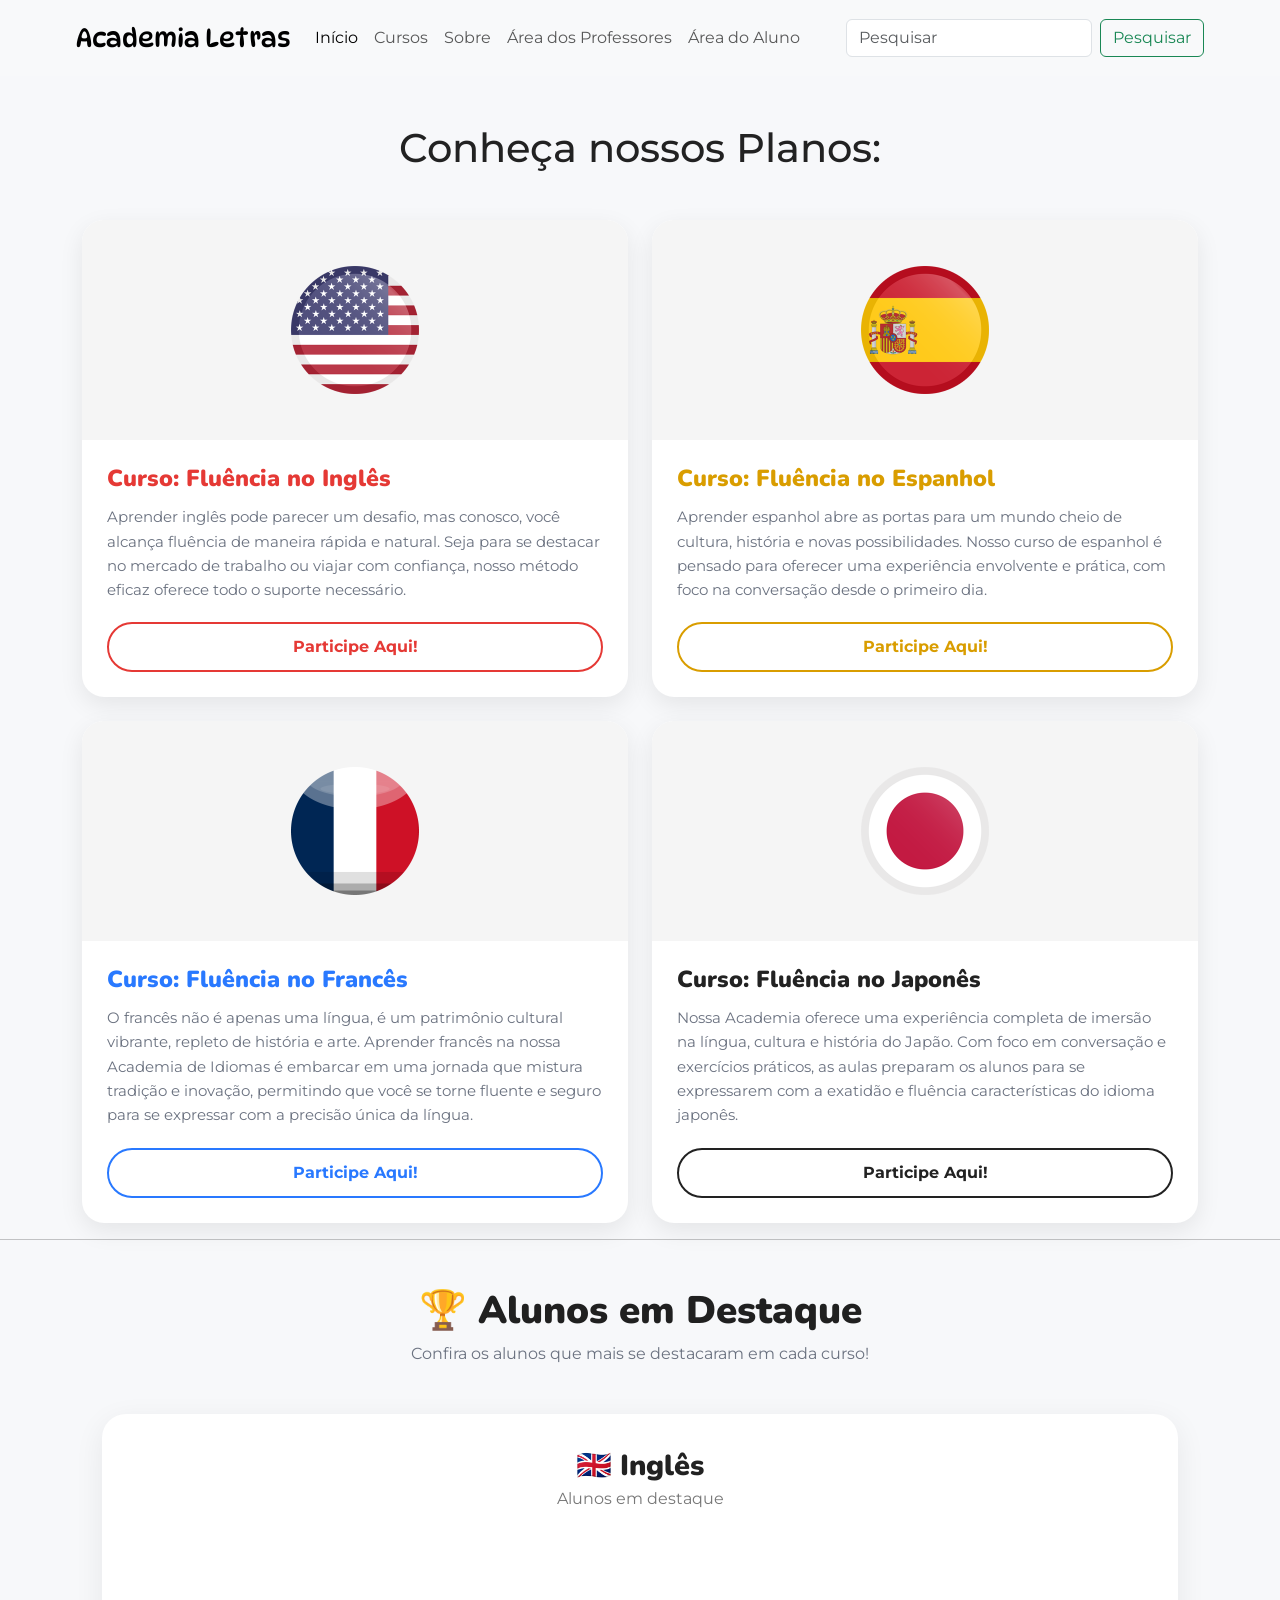
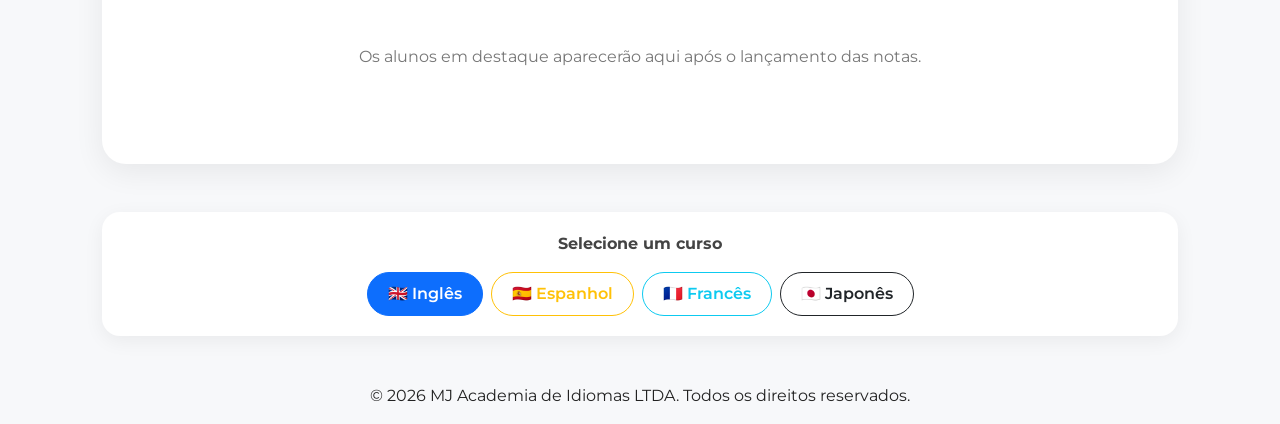
<file: index.html>
<!DOCTYPE html>
<html lang="pt-br">

<head>
    <meta charset="UTF-8">
    <meta name="viewport" content="width=device-width, initial-scale=1.0">
    <title>ACADEMIA-LETRAS</title>
    <link rel="stylesheet" href="CSS/bootstrap.css">
    <link rel="stylesheet" href="CSS/style.css">
    <link rel="stylesheet" href="https://cdn.jsdelivr.net/npm/bootstrap-icons@1.13.1/font/bootstrap-icons.min.css">
</head>

<body>
    <nav class="navbar navbar-expand-lg bg-body-tertiary">
        <div class="container-fluid">
            <a class="navbar-brand" href="#">Academia Letras</a>
            <button class="navbar-toggler" type="button" data-bs-toggle="collapse"
                data-bs-target="#navbarSupportedContent" aria-controls="navbarSupportedContent" aria-expanded="false"
                aria-label="Toggle navigation">
                <span class="navbar-toggler-icon"></span>
            </button>
            <div class="collapse navbar-collapse" id="navbarSupportedContent">
                <ul class="navbar-nav me-auto mb-2 mb-lg-0">
                    <li class="nav-item">
                        <a class="nav-link active" aria-current="page" href="#">Início</a>
                    </li>
                    <li class="nav-item">
                        <a class="nav-link" href="#">Cursos</a>
                    </li>
                    <li class="nav-item">
                        <a class="nav-link" href="#">Sobre</a>
                    </li>
                    <li class="nav-item">
                        <a class="nav-link" href="login-professor.html">Área dos Professores</a>
                    </li>
                    <li class="nav-item">
                        <a class="nav-link" href="login-aluno.html">Área do Aluno</a>
                    </li>
                </ul>
                <form class="d-flex" role="search">
                    <input class="form-control me-2" type="search" placeholder="Pesquisar" aria-label="Pesquisar">
                    <button class="btn btn-outline-success" type="submit">Pesquisar</button>
                </form>
            </div>
        </div>
    </nav>

    <main>
        <div class="container mt-5">
            <h1 class="text-center mb-5">Conheça nossos Planos:</h1>

            <div class="row g-4">
                <div class="col-lg-6 col-md-6 col-sm-12">
                    <div class="card h-100 curso-card curso-ingles">
                        <div class="imagem-curso">
                            <img src="imagens/en.png" class="card-img-top" alt="Curso de Inglês">
                        </div>
                        <div class="card-body">
                            <h5 class="card-title">Curso: Fluência no Inglês</h5>
                            <p class="card-text">Aprender inglês pode parecer um desafio, mas conosco, você alcança
                                fluência de maneira rápida e natural. Seja para se destacar no mercado de trabalho ou
                                viajar com confiança, nosso método eficaz oferece todo o suporte necessário.</p>
                            <button class="btn btn-curso" data-curso="Inglês" data-preco="R$ 89,90/mês" id="c1"
                                data-bs-toggle="modal" data-bs-target="#modalCurso">Participe Aqui!</button>
                        </div>
                    </div>
                </div>

                <div class="col-lg-6 col-md-6 col-sm-12">
                    <div class="card h-100 curso-card curso-espanhol">
                        <div class="imagem-curso">
                            <img src="imagens/sp.png" class="card-img-top" alt="Curso de Espanhol">
                        </div>
                        <div class="card-body">
                            <h5 class="card-title">Curso: Fluência no Espanhol</h5>
                            <p class="card-text">Aprender espanhol abre as portas para um mundo cheio de cultura,
                                história e novas possibilidades. Nosso curso de espanhol é pensado para oferecer uma
                                experiência envolvente e prática, com foco na conversação desde o primeiro dia.</p>
                            <button class="btn btn-curso" data-curso="Espanhol" data-preco="R$ 79,90/mês" id="c2"
                                data-bs-toggle="modal" data-bs-target="#modalCurso">Participe Aqui!</button>
                        </div>
                    </div>
                </div>

                <div class="col-lg-6 col-md-6 col-sm-12">
                    <div class="card h-100 curso-card curso-frances">
                        <div class="imagem-curso">
                            <img src="imagens/fr.png" class="card-img-top" alt="Curso de Francês">
                        </div>
                        <div class="card-body">
                            <h5 class="card-title">Curso: Fluência no Francês</h5>
                            <p class="card-text">O francês não é apenas uma língua, é um patrimônio cultural vibrante,
                                repleto de história e arte. Aprender francês na nossa Academia de Idiomas é embarcar em
                                uma jornada que mistura tradição e inovação, permitindo que você se torne fluente e
                                seguro para se expressar com a precisão única da língua.</p>
                            <button class="btn btn-curso" data-curso="Francês" data-preco="R$ 64,90/mês" id="c3"
                                data-bs-toggle="modal" data-bs-target="#modalCurso">Participe Aqui!</button>
                        </div>
                    </div>
                </div>

                <div class="col-lg-6 col-md-6 col-sm-12">
                    <div class="card h-100 curso-card curso-japones">
                        <div class="imagem-curso">
                            <img src="imagens/jp.png" class="card-img-top" alt="Curso de Japonês">
                        </div>
                        <div class="card-body">
                            <h5 class="card-title">Curso: Fluência no Japonês</h5>
                            <p class="card-text">Nossa Academia oferece uma experiência completa de imersão na língua,
                                cultura e história do Japão. Com foco em conversação e exercícios práticos, as aulas
                                preparam os alunos para se expressarem com a exatidão e fluência características do
                                idioma japonês.</p>
                            <button class="btn btn-curso" data-curso="Japonês" data-preco="R$ 69,90/mês" id="c4"
                                data-bs-toggle="modal" data-bs-target="#modalCurso">Participe Aqui!</button>
                        </div>
                    </div>
                </div>
            </div>
        </div>

        <hr>

        <section class="ranking container my-5">
            <div class="text-center mb-5">
                <h2 class="titulo-ranking">🏆 Alunos em Destaque</h2>
                <p class="subtitulo-ranking">Confira os alunos que mais se destacaram em cada curso!</p>
            </div>

            <div class="tab-content" id="rankingConteudo">
                <div class="tab-pane fade show active" id="painelIngles" role="tabpanel">
                    <div class="podio-ranking">
                        <div class="text-center mb-4">
                            <h3>🇬🇧 Inglês</h3>
                            <p>Alunos em destaque</p>
                        </div>
                        <div id="rankingIngles" class="lista-ranking"></div>
                    </div>
                </div>

                <div class="tab-pane fade" id="painelEspanhol" role="tabpanel">
                    <div class="podio-ranking">
                        <div class="text-center mb-4">
                            <h3>🇪🇸 Espanhol</h3>
                            <p>Alunos em destaque</p>
                        </div>
                        <div id="rankingEspanhol" class="lista-ranking"></div>
                    </div>
                </div>

                <div class="tab-pane fade" id="painelFrances" role="tabpanel">
                    <div class="podio-ranking">
                        <div class="text-center mb-4">
                            <h3>🇫🇷 Francês</h3>
                            <p>Alunos em destaque</p>
                        </div>
                        <div id="rankingFrances" class="lista-ranking"></div>
                    </div>
                </div>

                <div class="tab-pane fade" id="painelJapones" role="tabpanel">
                    <div class="podio-ranking">
                        <div class="text-center mb-4">
                            <h3>🇯🇵 Japonês</h3>
                            <p>Alunos em destaque</p>
                        </div>
                        <div id="rankingJapones" class="lista-ranking"></div>
                    </div>
                </div>
            </div>

            <div class="seletor-cursos mt-5">
                <p class="text-center mb-3">Selecione um curso</p>
                <div class="d-flex justify-content-center flex-wrap gap-2" id="rankingCursos" role="tablist">
                    <button class="btn btn-outline-primary active" id="cursoIngles" data-bs-toggle="tab"
                        data-bs-target="#painelIngles" type="button" role="tab">🇬🇧 Inglês</button>
                    <button class="btn btn-outline-warning" id="cursoEspanhol" data-bs-toggle="tab"
                        data-bs-target="#painelEspanhol" type="button" role="tab">🇪🇸 Espanhol</button>
                    <button class="btn btn-outline-info" id="cursoFrances" data-bs-toggle="tab"
                        data-bs-target="#painelFrances" type="button" role="tab">🇫🇷 Francês</button>
                    <button class="btn btn-outline-dark" id="cursoJapones" data-bs-toggle="tab"
                        data-bs-target="#painelJapones" type="button" role="tab">🇯🇵 Japonês</button>
                </div>
            </div>
        </section>
    </main>

    <!-- MODAL 1 - INFORMAÇÕES DO CURSO -->
    <div class="modal fade" id="modalCurso" tabindex="-1">
        <div class="modal-dialog modal-dialog-centered">
            <div class="modal-content" id="planoModal">
                <div class="modal-header border-0">
                    <button type="button" class="btn-close btn-close-white ms-auto" data-bs-dismiss="modal"></button>
                </div>
                <div class="modal-body text-center px-4 pb-4">
                    <h2 id="nomeCurso" class="titulo-plano">Curso de Inglês</h2>
                    <h1 id="precoCurso" class="preco-plano">R$ 89,90/mês</h1>
                    <p class="texto-plano">Acesso ilimitado ao curso escolhido • Material incluso</p>
                    <button type="button" class="btn btn-plano mt-3 mb-4" id="btnFazerMatricula">Fazer
                        Matrícula</button>
                    <hr class="linha-plano">
                    <div class="beneficios text-start mt-4">
                        <p class="beneficio"><i class="bi bi-check-circle-fill"></i>Aulas completas do idioma escolhido.
                        </p>
                        <p class="beneficio"><i class="bi bi-check-circle-fill"></i>Material didático digital incluso.
                        </p>
                        <p class="beneficio"><i class="bi bi-check-circle-fill"></i>Exercícios de conversação, leitura e
                            escrita.</p>
                        <p class="beneficio"><i class="bi bi-check-circle-fill"></i>Professores especializados e
                            certificado ao final.</p>
                    </div>
                </div>
            </div>
        </div>
    </div>

    <div class="modal fade" id="modalCadastro" tabindex="-1">
        <div class="modal-dialog modal-dialog-centered">
            <div class="modal-content">
                <div class="modal-header">
                    <h5 class="modal-title">Cadastrar cliente</h5>
                    <button type="button" class="btn-close" data-bs-dismiss="modal"></button>
                </div>
                <div class="modal-body">
                    <form id="formCadastroFinal" autocomplete="off">
                        <div class="mb-3">
                            <label class="form-label">Nome</label>
                            <input type="text" class="form-control campo-linha" name="nomeAluno" id="nomeAluno">
                        </div>
                        <div class="mb-3">
                            <label class="form-label">CPF</label>
                            <input type="text" class="form-control campo-linha" name="cpfAluno" id="cpfAluno"
                                maxlength="14">
                        </div>
                        <div class="mb-3">
                            <label class="form-label">E-mail</label>
                            <input type="email" class="form-control campo-linha" id="emailAluno" name="emailAluno">
                        </div>
                        <div class="mb-3">
                            <label class="form-label">Telefone</label>
                            <input type="tel" class="form-control campo-linha" name="telefoneAluno" id="telefoneAluno"
                                maxlength="15">
                        </div>
                        <div class="mb-3">
                            <label class="form-label">Curso</label>
                            <input type="text" class="form-control campo-linha" id="cursoAluno" name="cursoAluno"
                                readonly>
                        </div>
                        <div class="d-flex justify-content-center">
                            <button type="submit" class="btn btn-success" id="finalizarCadastro">Finalizar
                                Cadastro</button>
                        </div>
                    </form>
                </div>
            </div>
        </div>
    </div>

    <!-- FOOTER -->
    <footer class="text-center mt-5 mb-3">
        © 2026 MJ Academia de Idiomas LTDA.
        Todos os direitos reservados.
    </footer>

    <!-- TOAST -->
    <div class="toast-container position-fixed bottom-0 end-0 p-4">
        <div id="toastDonna" class="toast border-0" role="alert" aria-live="assertive" aria-atomic="true">
            <div class="d-flex align-items-center p-2">
                <i id="toastIcon" class="bi fs-3 me-3"></i>
                <div class="flex-grow-1">
                    <div id="toastTitle" class="fw-bold"></div>
                    <div id="toastBody"></div>
                </div>
                <button type="button" class="btn-close btn-close-white ms-2" data-bs-dismiss="toast"></button>
            </div>
        </div>
    </div>

    <!-- SCRIPTS -->
    <script src="JS/bootstrap.js"></script>
    <script src="JS/script.js"></script>
    <script src="JS/ranking.js"></script>
</body>

</html>
</file>
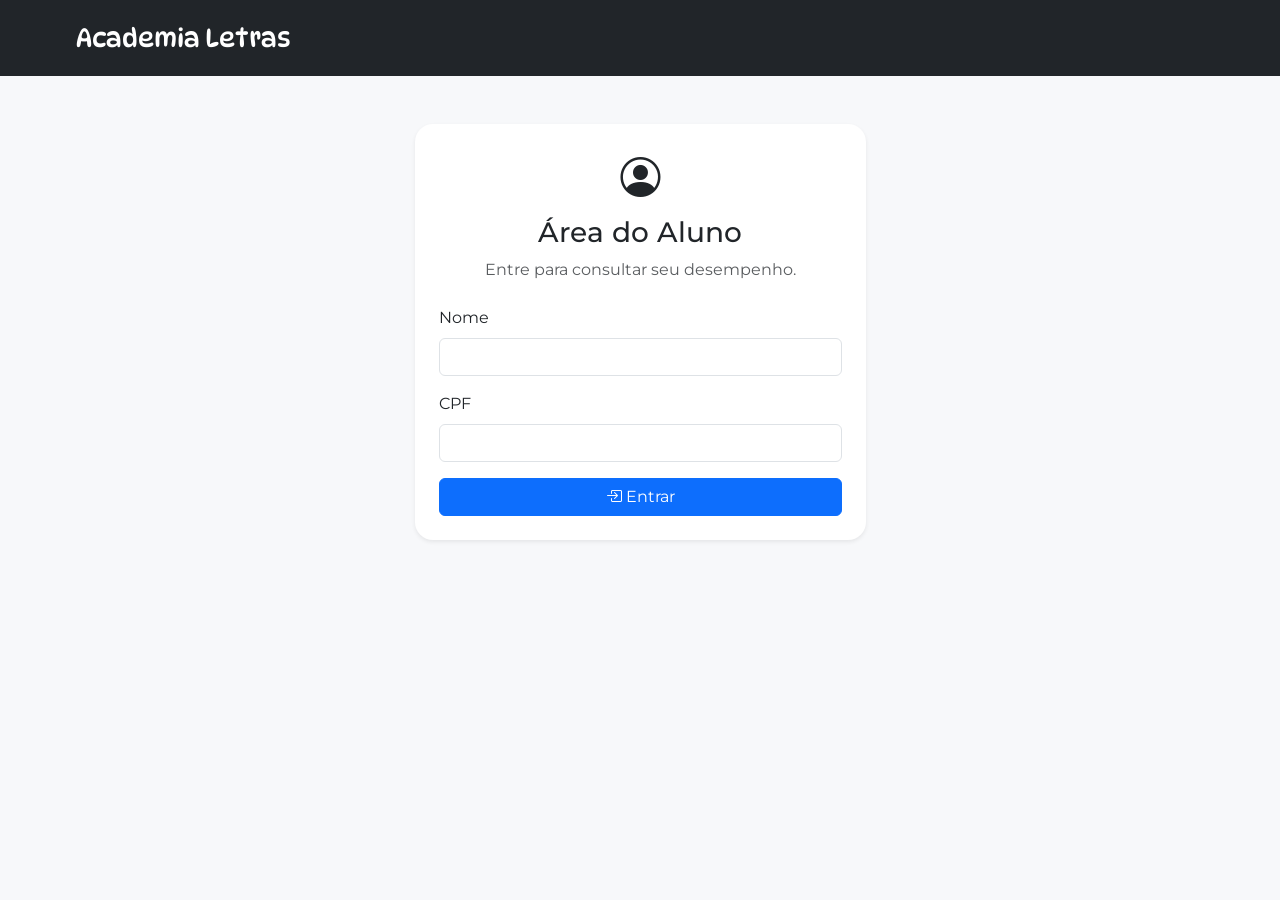
<file: aluno.html>
<!DOCTYPE html>
<html lang="pt-br">

<head>
    <meta charset="UTF-8">
    <meta name="viewport" content="width=device-width, initial-scale=1.0">
    <title>Meu Desempenho - Academia Letras</title>
    <link rel="stylesheet" href="CSS/bootstrap.css">
    <link rel="stylesheet" href="CSS/style.css">
    <link rel="stylesheet" href="https://cdn.jsdelivr.net/npm/bootstrap-icons@1.11.3/font/bootstrap-icons.min.css">
</head>

<body>

    <nav class="navbar navbar-expand-lg bg-dark navbar-dark">
        <div class="container-fluid">
            <a class="navbar-brand" href="index.html">Academia Letras</a>
            <button class="btn btn-outline-light" id="btnSairAluno">Sair</button>
        </div>
    </nav>

    <main class="container py-5">

        <div class="text-center mb-5">
            <i class="bi bi-person-circle fs-1"></i>
            <h1 class="mt-2">Meu Desempenho</h1>
            <p class="text-muted">Acompanhe suas notas e sua frequência.</p>
        </div>

        <div class="card shadow-sm mb-4">
            <div class="card-body text-center">
                <h2 id="nomeAluno" class="h3 mb-2">Aluno</h2>
                <p class="mb-1"><strong>Curso:</strong> <span id="cursoAluno">-</span></p>
                <p class="mb-0"><strong>CPF:</strong> <span id="cpfAluno">-</span></p>
            </div>
        </div>

        <div class="card shadow-sm mb-4">
            <div class="card-body">
                <div class="text-center mb-4">
                    <i class="bi bi-journal-text fs-2"></i>
                    <h2 class="h4 mt-2">Minhas Notas</h2>
                </div>

                <div class="table-responsive">
                    <table class="table table-bordered table-hover align-middle text-center">
                        <thead class="table-dark">
                            <tr>
                                <th>Mar/Abr</th>
                                <th>Mai/Jun</th>
                                <th>Ago/Set</th>
                                <th>Out/Nov</th>
                                <th>Média</th>
                            </tr>
                        </thead>
                        <tbody>
                            <tr>
                                <td id="notaMarAbr">0,0</td>
                                <td id="notaMaiJun">0,0</td>
                                <td id="notaAgoSet">0,0</td>
                                <td id="notaOutNov">0,0</td>
                                <td id="mediaAluno" class="fw-bold">0,0</td>
                            </tr>
                        </tbody>
                    </table>
                </div>
            </div>
        </div>

        <div class="card shadow-sm mb-4">
            <div class="card-body">
                <div class="text-center mb-4">
                    <i class="bi bi-calendar-check fs-2"></i>
                    <h2 class="h4 mt-2">Minha Frequência</h2>
                </div>

                <div class="row text-center">
                    <div class="col-md-4 mb-3 mb-md-0">
                        <div class="border rounded p-3">
                            <h3 id="presencasAluno" class="h4">0</h3>
                            <p class="mb-0 text-muted">Presenças</p>
                        </div>
                    </div>

                    <div class="col-md-4 mb-3 mb-md-0">
                        <div class="border rounded p-3">
                            <h3 id="faltasAluno" class="h4">0</h3>
                            <p class="mb-0 text-muted">Faltas</p>
                        </div>
                    </div>

                    <div class="col-md-4">
                        <div class="border rounded p-3">
                            <h3 id="frequenciaAluno" class="h4">0,0%</h3>
                            <p class="mb-0 text-muted">Frequência</p>
                        </div>
                    </div>
                </div>
            </div>
        </div>

        <div class="card shadow-sm">
            <div class="card-body text-center">
                <i class="bi bi-trophy fs-2"></i>
                <h2 class="h4 mt-2">Ranking</h2>
                <p id="posicaoRanking" class="mb-0 text-muted">Carregando posição no ranking...</p>
            </div>
        </div>

    </main>

    <div class="toast-container position-fixed bottom-0 end-0 p-4">
        <div id="toastDonna" class="toast border-0" role="alert" aria-live="assertive" aria-atomic="true">
            <div class="d-flex align-items-center p-2">
                <i id="toastIcon" class="bi fs-3 me-3"></i>
                <div class="flex-grow-1">
                    <div id="toastTitle" class="fw-bold"></div>
                    <div id="toastBody"></div>
                </div>
                <button type="button" class="btn-close btn-close-white ms-2" data-bs-dismiss="toast"></button>
            </div>
        </div>
    </div>

    <script src="JS/bootstrap.js"></script>
    <script src="JS/aluno.js"></script>
</body>

</html>
</file>
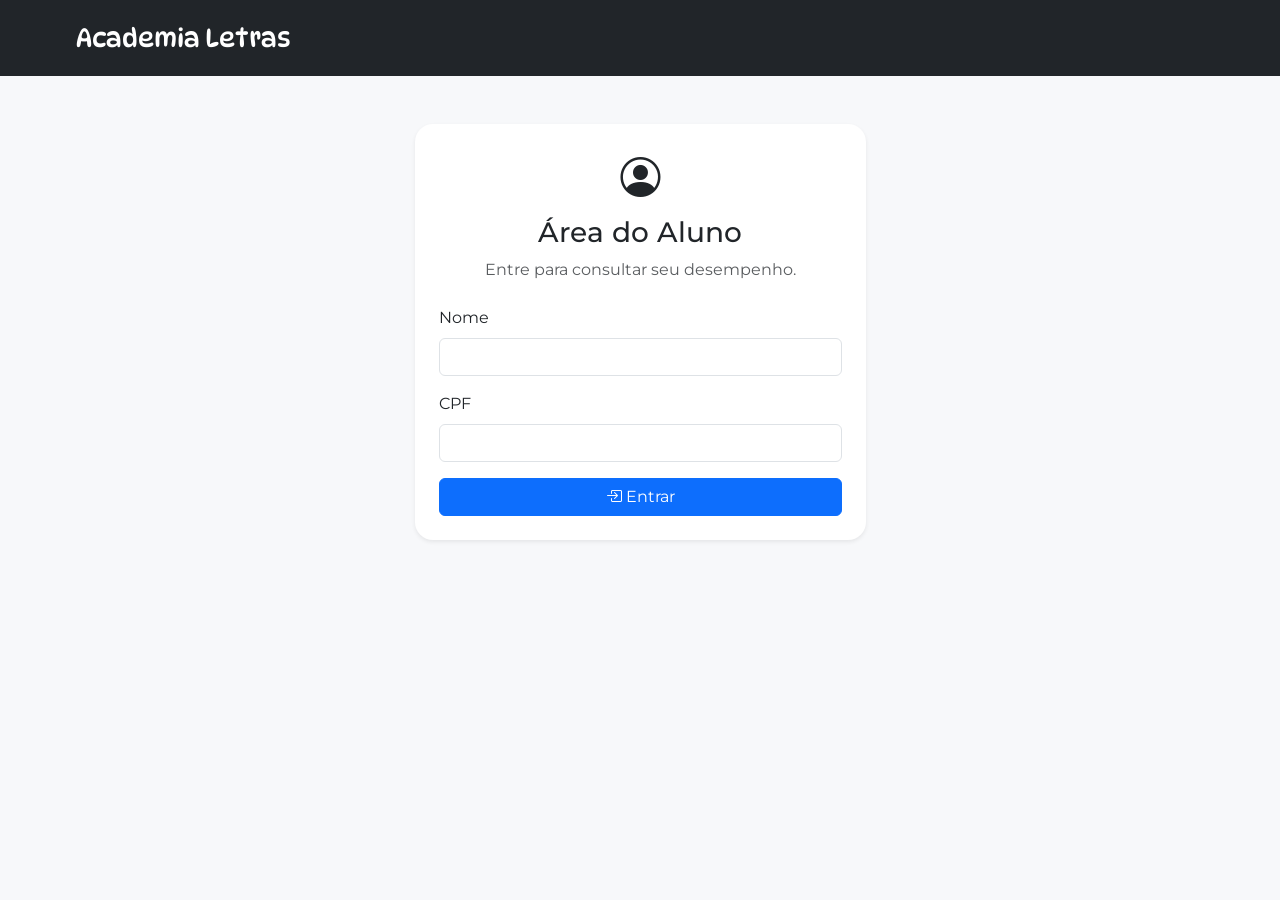
<file: login-aluno.html>
<!DOCTYPE html>
<html lang="pt-br">

<head>
    <meta charset="UTF-8">
    <meta name="viewport" content="width=device-width, initial-scale=1.0">
    <title>Login do Aluno - Academia Letras</title>
    <link rel="stylesheet" href="CSS/bootstrap.css">
    <link rel="stylesheet" href="CSS/style.css">
    <link rel="stylesheet" href="https://cdn.jsdelivr.net/npm/bootstrap-icons@1.11.3/font/bootstrap-icons.min.css">
</head>

<body>

    <nav class="navbar navbar-expand-lg bg-dark navbar-dark">
        <div class="container-fluid">
            <a class="navbar-brand" href="index.html">Academia Letras</a>
        </div>
    </nav>

    <main class="container py-5">
        <div class="row justify-content-center">
            <div class="col-md-6 col-lg-5">
                <div class="card shadow-sm">
                    <div class="card-body p-4">
                        <div class="text-center mb-4">
                            <i class="bi bi-person-circle fs-1"></i>
                            <h1 class="h3 mt-2">Área do Aluno</h1>
                            <p class="text-muted">Entre para consultar seu desempenho.</p>
                        </div>

                        <form id="formLoginAluno" autocomplete="off">
                            <div class="mb-3">
                                <label for="nomeAlunoLogin" class="form-label">Nome</label>
                                <input type="text" class="form-control" id="nomeAlunoLogin" required>
                            </div>

                            <div class="mb-3">
                                <label for="cpfAlunoLogin" class="form-label">CPF</label>
                                <input type="text" class="form-control" id="cpfAlunoLogin" maxlength="14" required>
                            </div>

                            <div class="d-grid">
                                <button type="submit" class="btn btn-primary">
                                    <i class="bi bi-box-arrow-in-right"></i> Entrar
                                </button>
                            </div>
                        </form>
                    </div>
                </div>
            </div>
        </div>
    </main>

    <div class="toast-container position-fixed bottom-0 end-0 p-4">
        <div id="toastDonna" class="toast border-0" role="alert" aria-live="assertive" aria-atomic="true">
            <div class="d-flex align-items-center p-2">
                <i id="toastIcon" class="bi fs-3 me-3"></i>
                <div class="flex-grow-1">
                    <div id="toastTitle" class="fw-bold"></div>
                    <div id="toastBody"></div>
                </div>
                <button type="button" class="btn-close btn-close-white ms-2" data-bs-dismiss="toast"></button>
            </div>
        </div>
    </div>

    <script src="JS/bootstrap.js"></script>
    <script src="JS/login-aluno.js"></script>
</body>

</html>
</file>
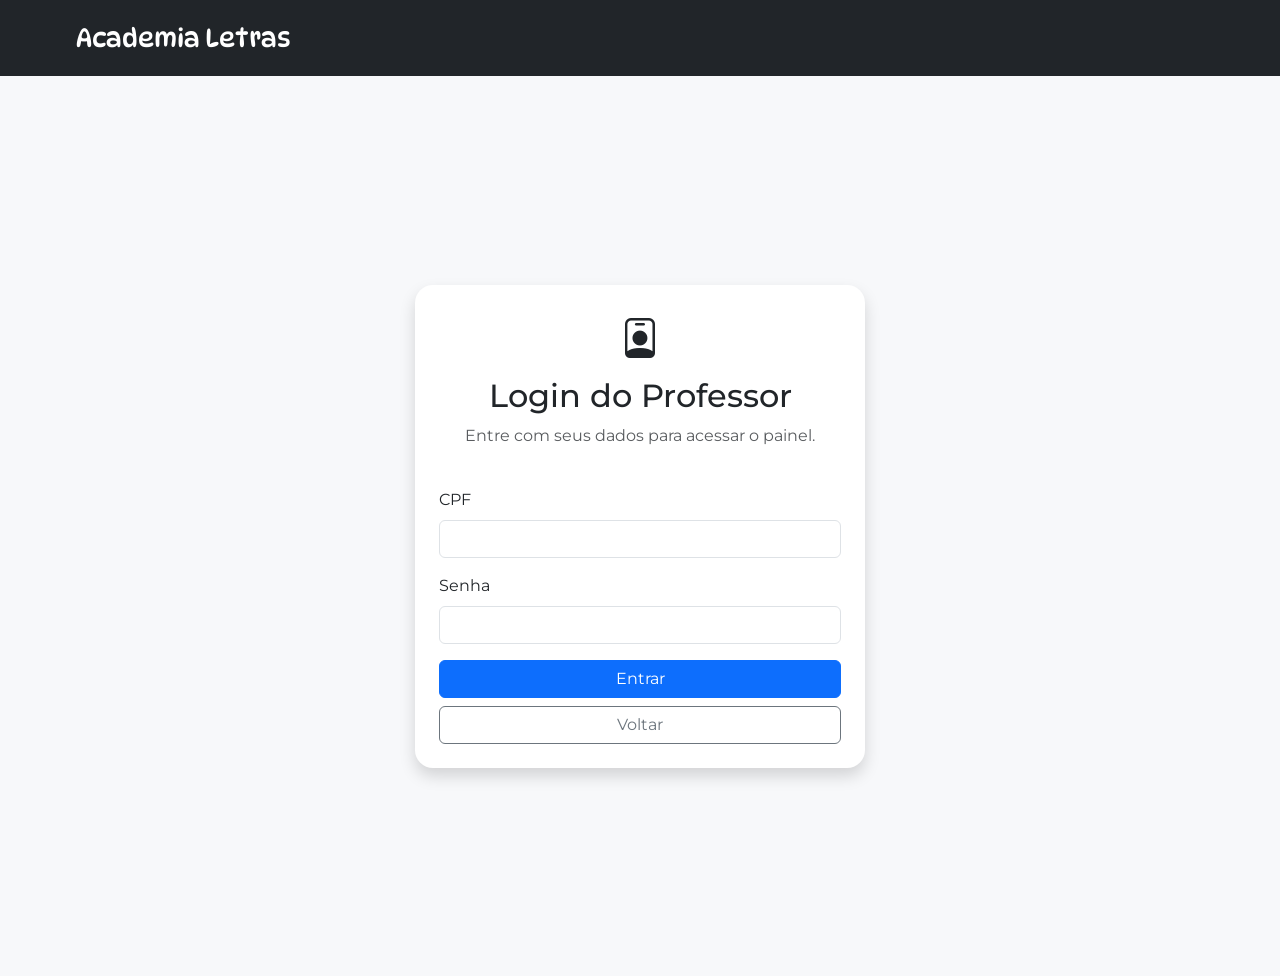
<file: login-professor.html>
<!DOCTYPE html>
<html lang="pt-br">
<head>
    <meta charset="UTF-8">
    <meta name="viewport" content="width=device-width, initial-scale=1.0">
    <title>Login do Professor - Academia Letras</title>
    <link rel="stylesheet" href="CSS/bootstrap.css">
    <link rel="stylesheet" href="CSS/style.css">
    <link rel="stylesheet" href="https://cdn.jsdelivr.net/npm/bootstrap-icons@1.11.3/font/bootstrap-icons.min.css">
</head>
<body>

    <nav class="navbar navbar-expand-lg bg-dark navbar-dark">
        <div class="container-fluid">
            <a class="navbar-brand" href="index.html">Academia Letras</a>
        </div>
    </nav>

    <main class="container d-flex justify-content-center align-items-center min-vh-100">
        <div class="card shadow p-4" style="max-width: 450px; width: 100%;">
            <div class="text-center mb-4">
                <i class="bi bi-person-badge fs-1"></i>
                <h2 class="mt-2">Login do Professor</h2>
                <p class="text-muted">Entre com seus dados para acessar o painel.</p>
            </div>

            <form id="formLoginProfessor" autocomplete="off">
                <div class="mb-3">
                    <label for="cpfProfessor" class="form-label">CPF</label>
                    <input type="text" class="form-control" id="cpfProfessor" maxlength="14">
                </div>

                <div class="mb-3">
                    <label for="senhaProfessor" class="form-label">Senha</label>
                    <input type="password" class="form-control" id="senhaProfessor">
                </div>

                <button type="submit" class="btn btn-primary w-100">Entrar</button>

                <a href="index.html" class="btn btn-outline-secondary w-100 mt-2">Voltar</a>
            </form>
        </div>
    </main>

    <div class="toast-container position-fixed bottom-0 end-0 p-4">
        <div id="toastDonna" class="toast border-0" role="alert" aria-live="assertive" aria-atomic="true">
            <div class="d-flex align-items-center p-2">
                <i id="toastIcon" class="bi fs-3 me-3"></i>
                <div class="flex-grow-1">
                    <div id="toastTitle" class="fw-bold"></div>
                    <div id="toastBody"></div>
                </div>
                <button type="button" class="btn-close btn-close-white ms-2" data-bs-dismiss="toast"></button>
            </div>
        </div>
    </div>

    <script src="JS/bootstrap.js"></script>
    <script src="JS/login.js"></script>
</body>
</html>
</file>
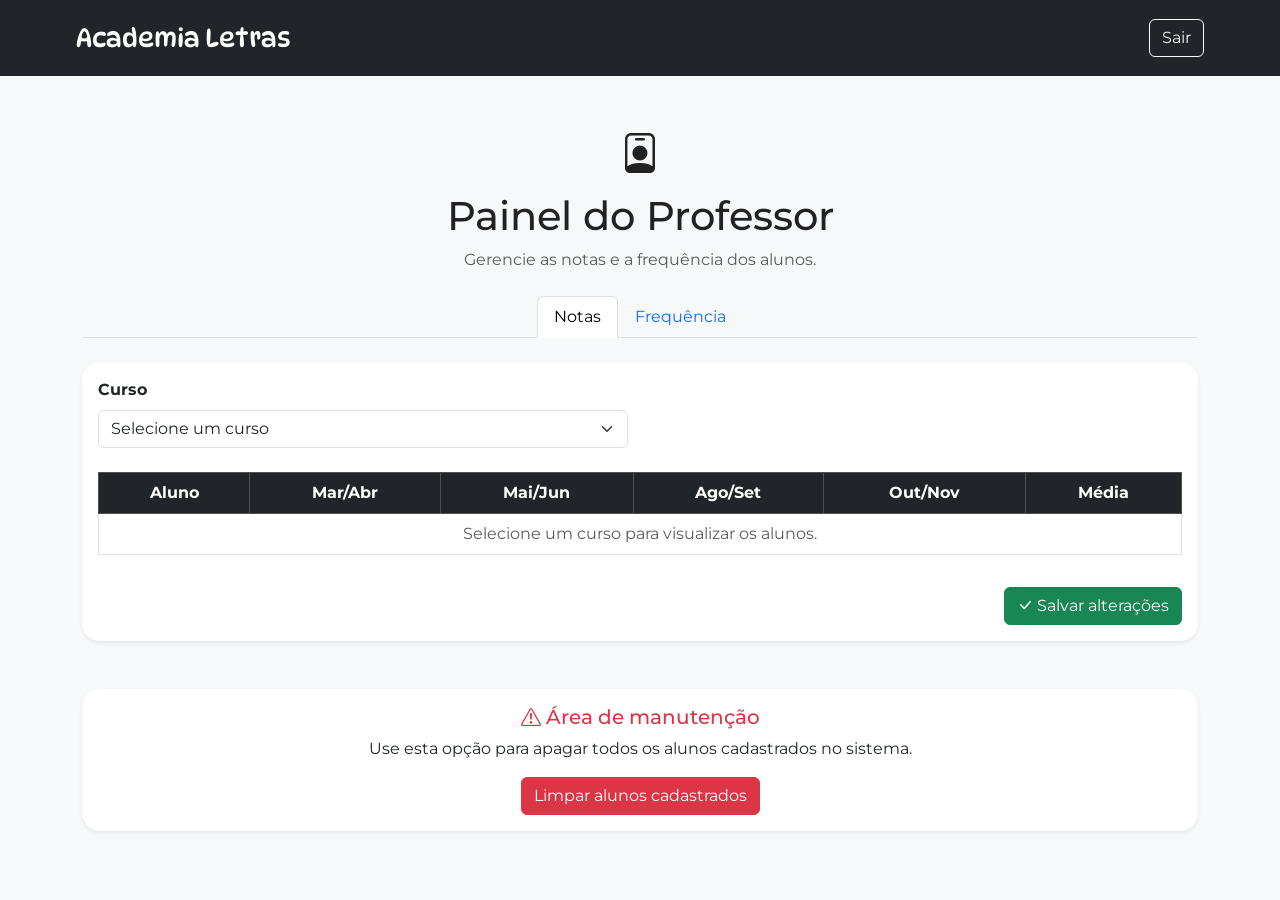
<file: professor.html>
<!DOCTYPE html>
<html lang="pt-br">

<head>
    <meta charset="UTF-8">
    <meta name="viewport" content="width=device-width, initial-scale=1.0">
    <title>Painel do Professor - Academia Letras</title>
    <link rel="stylesheet" href="CSS/bootstrap.css">
    <link rel="stylesheet" href="CSS/style.css">
    <link rel="stylesheet" href="https://cdn.jsdelivr.net/npm/bootstrap-icons@1.11.3/font/bootstrap-icons.min.css">
</head>

<body>

    <nav class="navbar navbar-expand-lg bg-dark navbar-dark">
        <div class="container-fluid">
            <a class="navbar-brand" href="index.html">Academia Letras</a>
            <button class="btn btn-outline-light" id="btnSair">Sair</button>
        </div>
    </nav>

    <main class="container py-5">
        <div class="text-center mb-4">
            <i class="bi bi-person-badge fs-1"></i>
            <h1 class="mt-2">Painel do Professor</h1>
            <p class="text-muted">Gerencie as notas e a frequência dos alunos.</p>
        </div>

        <ul class="nav nav-tabs justify-content-center mb-4" id="abasProfessor" role="tablist">
            <li class="nav-item" role="presentation">
                <button class="nav-link active" id="abaNotas" data-bs-toggle="tab" data-bs-target="#notas" type="button"
                    role="tab">Notas</button>
            </li>
            <li class="nav-item" role="presentation">
                <button class="nav-link" id="abaFrequencia" data-bs-toggle="tab" data-bs-target="#frequencia"
                    type="button" role="tab">Frequência</button>
            </li>

        </ul>

        <div class="tab-content" id="conteudoProfessor">

            <div class="tab-pane fade show active" id="notas" role="tabpanel">
                <div class="card shadow-sm">
                    <div class="card-body">
                        <div class="row align-items-end mb-4">
                            <div class="col-md-6">
                                <label for="cursoNotas" class="form-label fw-bold">Curso</label>
                                <select class="form-select" id="cursoNotas">
                                    <option value="">Selecione um curso</option>
                                    <option value="Inglês">Inglês</option>
                                    <option value="Espanhol">Espanhol</option>
                                    <option value="Francês">Francês</option>
                                    <option value="Japonês">Japonês</option>
                                </select>
                            </div>
                        </div>

                        <div class="table-responsive">
                            <table class="table table-bordered table-hover align-middle text-center">
                                <thead class="table-dark">
                                    <tr>
                                        <th>Aluno</th>
                                        <th>Mar/Abr</th>
                                        <th>Mai/Jun</th>
                                        <th>Ago/Set</th>
                                        <th>Out/Nov</th>
                                        <th>Média</th>
                                    </tr>
                                </thead>
                                <tbody id="tabelaNotas">
                                    <tr>
                                        <td colspan="6" class="text-muted">Selecione um curso para visualizar os alunos.
                                        </td>
                                    </tr>
                                </tbody>
                            </table>
                        </div>

                        <div class="text-end mt-3">
                            <button type="button" class="btn btn-success" id="btnSalvarNotas">
                                <i class="bi bi-check-lg"></i> Salvar alterações
                            </button>
                        </div>
                    </div>
                </div>
            </div>

            <div class="tab-pane fade" id="frequencia" role="tabpanel">
                <div class="card shadow-sm">
                    <div class="card-body">
                        <div class="row align-items-end mb-4">
                            <div class="col-md-6">
                                <label for="cursoFrequencia" class="form-label fw-bold">Curso</label>
                                <select class="form-select" id="cursoFrequencia">
                                    <option value="">Selecione um curso</option>
                                    <option value="Inglês">Inglês</option>
                                    <option value="Espanhol">Espanhol</option>
                                    <option value="Francês">Francês</option>
                                    <option value="Japonês">Japonês</option>
                                </select>
                            </div>
                        </div>

                        <div class="table-responsive">
                            <table class="table table-bordered table-hover align-middle text-center">
                                <thead class="table-dark">
                                    <tr>
                                        <th>Aluno</th>
                                        <th>Presenças</th>
                                        <th>Faltas</th>
                                        <th>Frequência</th>
                                    </tr>
                                </thead>
                                <tbody id="tabelaFrequencia">
                                    <tr>
                                        <td colspan="4" class="text-muted">Selecione um curso para visualizar os alunos.
                                        </td>
                                    </tr>
                                </tbody>
                            </table>
                        </div>

                        <div class="text-end mt-3">
                            <button type="button" class="btn btn-success" id="btnSalvarFrequencia">
                                <i class="bi bi-check-lg"></i> Salvar alterações
                            </button>
                        </div>
                    </div>
                </div>
            </div>

        </div>

        <div class="card shadow-sm mt-5 border-danger">
            <div class="card-body text-center">
                <h5 class="card-title text-danger">
                    <i class="bi bi-exclamation-triangle"></i> Área de manutenção
                </h5>
                <p class="card-text">Use esta opção para apagar todos os alunos cadastrados no sistema.</p>
                <button type="button" class="btn btn-danger" id="btnLimparAlunos">Limpar alunos cadastrados</button>
            </div>
        </div>
    </main>

    <div class="toast-container position-fixed bottom-0 end-0 p-4">
        <div id="toastDonna" class="toast border-0" role="alert" aria-live="assertive" aria-atomic="true">
            <div class="d-flex align-items-center p-2">
                <i id="toastIcon" class="bi fs-3 me-3"></i>
                <div class="flex-grow-1">
                    <div id="toastTitle" class="fw-bold"></div>
                    <div id="toastBody"></div>
                </div>
                <button type="button" class="btn-close btn-close-white ms-2" data-bs-dismiss="toast"></button>
            </div>
        </div>
    </div>

    <script src="JS/bootstrap.js"></script>
    <script src="JS/professor.js"></script>
</body>

</html>
</file>
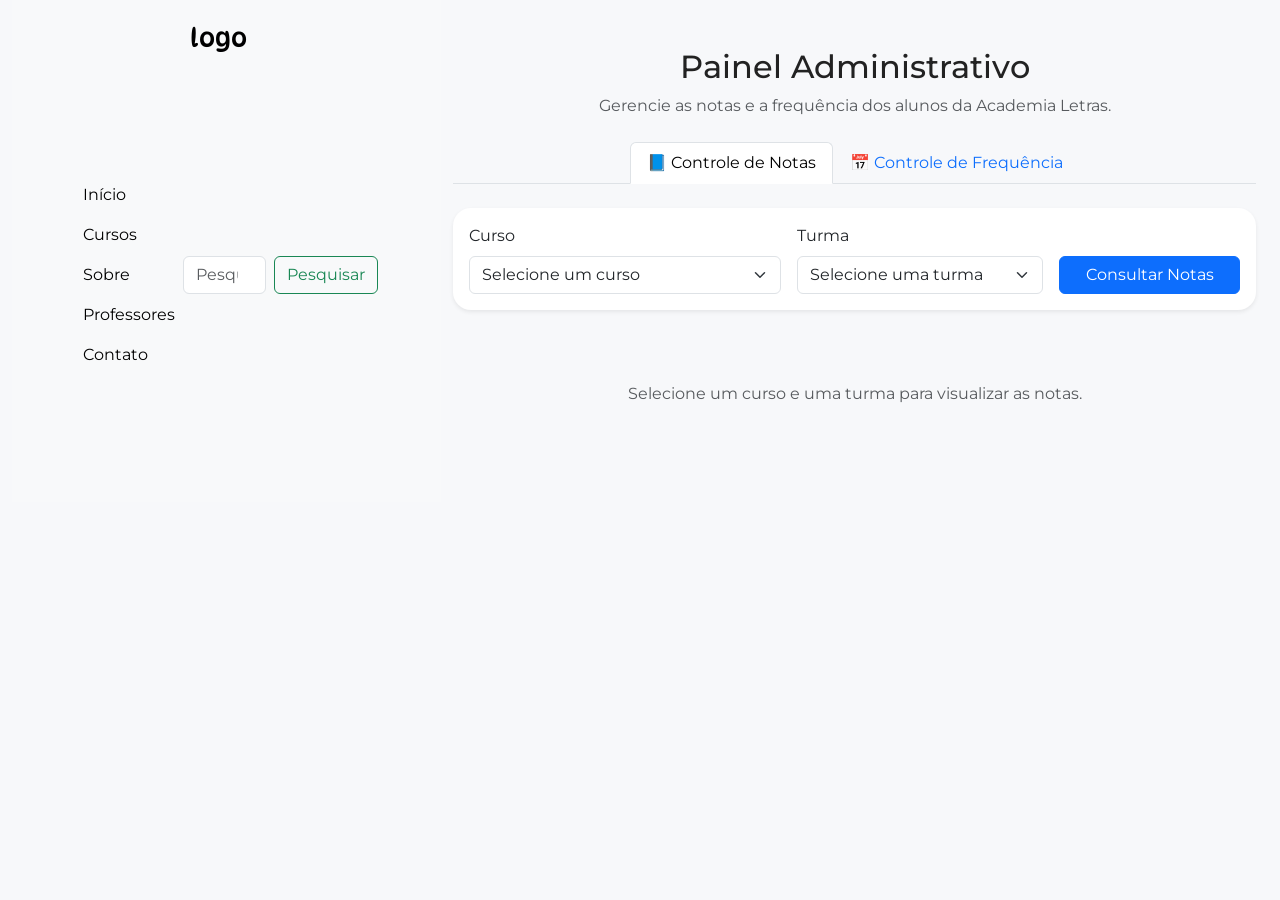
<file: questao3.html>
<!DOCTYPE html>
<html lang="pt-br">
<head>
    <meta charset="UTF-8">
    <meta name="viewport" content="width=device-width, initial-scale=1.0">
    <link rel="stylesheet" href="CSS/bootstrap.css">
    <link rel="stylesheet" href="CSS/style.css">
    <title>Painel</title>
</head>
<body>
<div class="container-fluid containerQ2">

    <!-- NAVBAR (igual a de vocês) -->
    <nav class="navbar navbarQ2 navbar-expand bg-body-tertiary">
        <a class="navbar-brand" href="#">logo</a>

        <button class="navbar-toggler" type="button"
            data-bs-toggle="collapse"
            data-bs-target="#navbarSupportedContent">
            <span class="navbar-toggler-icon"></span>
        </button>

        <div class="collapse navbar-collapse" id="navbarSupportedContent">
            <ul class="navbar-nav navbarQ2 me-auto mb-2 mb-lg-0">
                <li class="nav-item"><a class="nav-link active" href="#">Início</a></li>
                <li class="nav-item"><a class="nav-link active" href="#">Cursos</a></li>
                <li class="nav-item"><a class="nav-link active" href="#">Sobre</a></li>
                <li class="nav-item"><a class="nav-link active" href="#">Professores</a></li>
                <li class="nav-item"><a class="nav-link active" href="#">Contato</a></li>
            </ul>

            <form class="d-flex">
                <input class="form-control me-2" type="search" placeholder="Pesquisar">
                <button class="btn btn-outline-success">Pesquisar</button>
            </form>
        </div>
    </nav>

    <section class="container py-5">

        <div class="text-center mb-4">
            <h2>Painel Administrativo</h2>
            <p class="text-muted">
                Gerencie as notas e a frequência dos alunos da Academia Letras.
            </p>
        </div>

        <!-- ABAS -->
        <ul class="nav nav-tabs mb-4 justify-content-center" id="painelTabs" role="tablist">

            <li class="nav-item" role="presentation">
                <button
                    class="nav-link active"
                    id="notas-tab"
                    data-bs-toggle="tab"
                    data-bs-target="#abaNotas"
                    type="button">
                    📘 Controle de Notas
                </button>
            </li>

            <li class="nav-item" role="presentation">
                <button
                    class="nav-link"
                    id="frequencia-tab"
                    data-bs-toggle="tab"
                    data-bs-target="#abaFrequencia"
                    type="button">
                    📅 Controle de Frequência
                </button>
            </li>

        </ul>

        <div class="tab-content">

            <!-- ================= NOTAS ================= -->

            <div class="tab-pane fade show active" id="abaNotas">

                <div class="card shadow-sm mb-4">
                    <div class="card-body">

                        <div class="row g-3 align-items-end">

                            <div class="col-md-5">
                                <label class="form-label">Curso</label>

                                <select id="curso" class="form-select">
                                    <option value="" selected>Selecione um curso</option>
                                    <option value="ingles">Inglês</option>
                                    <option value="espanhol">Espanhol</option>
                                    <option value="japones">Japonês</option>
                                    <option value="frances">Francês</option>
                                </select>
                            </div>

                            <div class="col-md-4">
                                <label class="form-label">Turma</label>

                                <select id="turma" class="form-select">
                                    <option value="" selected>Selecione uma turma</option>
                                    <option value="A">Turma A</option>
                                    <option value="B">Turma B</option>
                                    <option value="C">Turma C</option>
                                </select>
                            </div>

                            <div class="col-md-3">
                                <button
                                    type="button"
                                    class="btn btn-primary w-100"
                                    id="btnConsultar">
                                    Consultar Notas
                                </button>
                            </div>

                        </div>

                    </div>
                </div>

                <div id="resultadoNotas">

                    <div class="text-center text-muted py-5">
                        Selecione um curso e uma turma para visualizar as notas.
                    </div>

                </div>

            </div>

            <!-- ================= FREQUÊNCIA ================= -->

            <div class="tab-pane fade" id="abaFrequencia">

                <div class="card shadow-sm mb-4">
                    <div class="card-body">

                        <div class="row g-3 align-items-end">

                            <div class="col-md-5">

                                <label class="form-label">Curso</label>

                                <select id="cursoFreq" class="form-select">
                                    <option value="" selected>Selecione um curso</option>
                                    <option value="ingles">Inglês</option>
                                    <option value="espanhol">Espanhol</option>
                                    <option value="japones">Japonês</option>
                                    <option value="frances">Francês</option>
                                </select>

                            </div>

                            <div class="col-md-4">

                                <label class="form-label">Turma</label>

                                <select id="turmaFreq" class="form-select">
                                    <option value="" selected>Selecione uma turma</option>
                                    <option value="A">Turma A</option>
                                    <option value="B">Turma B</option>
                                    <option value="C">Turma C</option>
                                </select>

                            </div>

                            <div class="col-md-3">

                                <button
                                    type="button"
                                    class="btn btn-success w-100"
                                    id="btnConsultarFreq">

                                    Consultar Frequência

                                </button>

                            </div>

                        </div>

                    </div>
                </div>

                <div id="resultadoFrequencia">

                    <div class="text-center text-muted py-5">
                        Selecione um curso e uma turma para visualizar a frequência.
                    </div>

                </div>

            </div>

        </div>

    </section>

    <!-- MODAL DAS NOTAS -->

    <div class="modal fade" id="modalEditarNota" tabindex="-1">

            <div class="modal-dialog modal-dialog-centered">

                <div class="modal-content">

                    <div class="modal-header">
                        <h5 class="modal-title">Editar notas</h5>

                        <button type="button" class="btn-close" data-bs-dismiss="modal" aria-label="Fechar">
                        </button>
                    </div>

                    <div class="modal-body">

                        <p>
                            Aluno:
                            <strong id="nomeAlunoEditar"></strong>
                        </p>

                        <div class="mb-3">
                            <label for="notaMarco" class="form-label">
                                Março
                            </label>

                            <input type="number" id="notaMarco" class="form-control" min="0" max="10" step="0.1">
                        </div>

                        <div class="mb-3">
                            <label for="notaAbril" class="form-label">
                                Abril
                            </label>

                            <input type="number" id="notaAbril" class="form-control" min="0" max="10" step="0.1">
                        </div>

                        <div class="mb-3">
                            <label for="notaMaio" class="form-label">
                                Maio
                            </label>

                            <input type="number" id="notaMaio" class="form-control" min="0" max="10" step="0.1">
                        </div>

                        <div class="mb-3">
                            <label for="notaJunho" class="form-label">
                                Junho
                            </label>

                            <input type="number" id="notaJunho" class="form-control" min="0" max="10" step="0.1">
                        </div>

                    </div>

                    <div class="modal-footer">

                        <button type="button" class="btn btn-secondary" data-bs-dismiss="modal">
                            Cancelar
                        </button>

                        <button type="button" class="btn btn-primary" id="btnSalvarNota">
                            Salvar alterações
                        </button>

                    </div>

                </div>

            </div>

    </div>

    <!-- MODAL DA FREQUÊNCIA -->

    <div class="modal fade" id="modalEditarFreq" tabindex="-1">

            <div class="modal-dialog modal-dialog-centered">
                <div class="modal-content">
                    <div class="modal-header">
                        <h5 class="modal-title">
                            Editar Frequência
                        </h5>
                        <button class="btn-close" data-bs-dismiss="modal"></button>
                    </div>
                    <div class="modal-body">
                        <p>
                            Aluno:
                            <strong id="nomeAlunoFreq"></strong>
                        </p>
                        <div class="mb-3">
                            <label class="form-label">
                                Presenças
                            </label>
                            <input
                                type="number"
                                class="form-control"
                                id="presencasAluno"
                                min="0"
                                max="80">
                        </div>
                        <div class="mb-3">
                            <label class="form-label">
                                Faltas
                            </label>
                            <input
                                type="number"
                                class="form-control"
                                id="faltasAluno"
                                min="0"
                                max="80">
                        </div>
                    </div>
                    <div class="modal-footer">
                        <button class="btn btn-secondary"
                                data-bs-dismiss="modal">
                            Cancelar
                        </button>
                        <button class="btn btn-primary"
                                id="btnSalvarFreq">
                            Salvar Alterações
                        </button>
                    </div>
                </div>
            </div>

    </div>

</div>

<script src="JS/bootstrap.js"></script>
<script src="JS/script.js"></script>
</body>
</html>
</file>
<file: CSS/style.css>
@import url('https://fonts.googleapis.com/css2?family=DynaPuff:wght@400..700&display=swap');
@import url('https://fonts.googleapis.com/css2?family=Montserrat:ital,wght@0,100..900;1,100..900&display=swap');
@import url('https://fonts.googleapis.com/css2?family=Nunito:ital,wght@0,200..1000;1,200..1000&display=swap');

* {
    margin: 0;
    padding: 0;
    box-sizing: border-box;
}

body {
    font-family: "Montserrat", sans-serif;
    background-color: #f7f8fa;
    color: #222;
}

/* Navbar */

.navbar {
    padding: 14px 5%;
}

.navbar-brand {
    font-family: "DynaPuff", cursive;
    font-size: 1.6rem;
}

/* Toast */

.toast-container {
    z-index: 9999;
    bottom: 24px;
    right: 24px;
}

.toast {
    max-width: 420px;
    padding: 8px;
    border-radius: 18px;
    color: white;
    font-family: "Montserrat", sans-serif;
    font-weight: 500;
    box-shadow: 0 12px 30px rgba(0, 0, 0, .20);
    transition: all .25s ease;
}

#toastIcon {
    font-size: 1.8rem;
    display: flex;
    align-items: center;
}

.toast-body {
    padding: 14px 16px;
}

.toast .btn-close {
    transform: scale(1.15);
}

.toast-success {
    background-color: #13c20d;
}

.toast-error {
    background-color: #c01b29;
}

.toast-warning {
    background-color: #F59E0B;
    color: #2B1B00;
}

/* Modal */

.campo-linha {
    border: none;
    border-bottom: 1px solid #c0c0c1;
    border-radius: 0;
    box-shadow: none !important;
    background-color: transparent !important;
    transition: border-color 0.2s, border-width 0.2s;
}

.campo-linha:focus {
    border-color: #000 !important;
    border-bottom: 2px solid #000 !important;
    box-shadow: none !important;
    outline: none !important;
}

#modalCadastro .modal-content {
    background: #fff;
    border-radius: 10px;
}

#modalCadastro .modal-header {
    background: #0d6efd;
    color: white;
}

#modalCadastro .modal-title,
#modalNovo .modal-title {
    font-family: "Nunito", sans-serif;
    font-weight: 800;
}

#modalCadastro .modal-body,
#modalNovo .modal-body {
    padding: 30px;
}

#modalCadastro .form-label,
#modalNovo .form-label {
    font-family: "Montserrat", sans-serif;
    font-weight: 600;
    color: #000;
}

#modalCadastro .campo-linha,
#modalNovo .campo-linha {
    color: #4A3639;
    padding: 10px;
}

#modalCadastro .campo-linha:focus,
#modalNovo .campo-linha:focus {
    border-color: #000000 !important;
    border-bottom: 2px solid #000000 !important;
}

#planoModal {
    background-color: #000 !important;
    color: #fff !important;
    border-radius: 20px;
    border: 1px solid #303030;
}

#planoModal .modal-header,
#planoModal .modal-body {
    background-color: #000 !important;
}

#planoModal .btn-close {
    filter: invert(1);
}

.titulo-plano {
    font-size: 2rem;
    font-weight: 700;
    margin-bottom: 10px;
}

.preco-plano {
    font-size: 2.8rem;
    font-weight: 800;
    margin-bottom: 0;
}

.btn-plano {
    width: 100%;
    padding: 12px;
    border-radius: 50px;
    background: transparent;
    border: 2px solid;
    color: white;
    font-weight: 700;
    transition: .3s;
}

.texto-plano {
    color: #BDBDBD !important;
}

.linha-plano {
    border-color: #444 !important;
}

.beneficio {
    color: #E8E8E8 !important;
}

.beneficio i {
    margin-right: 10px;
}

.modal-ingles .titulo-plano,
.modal-ingles .preco-plano,
.modal-ingles .beneficio i {
    color: #E53935;
}

.modal-ingles .btn-plano {
    border-color: #E53935;
    color: #E53935;
}

.modal-espanhol .titulo-plano,
.modal-espanhol .preco-plano,
.modal-espanhol .beneficio i {
    color: #FFC107;
}

.modal-espanhol .btn-plano {
    border-color: #FFC107;
    color: #FFC107;
}

.modal-frances .titulo-plano,
.modal-frances .preco-plano,
.modal-frances .beneficio i {
    color: #2979FF;
}

.modal-frances .btn-plano {
    border-color: #2979FF;
    color: #2979FF;
}

.modal-japones .titulo-plano,
.modal-japones .preco-plano,
.modal-japones .beneficio i {
    color: #FFFFFF;
}

.modal-japones .btn-plano {
    border-color: #FFFFFF;
    color: #FFFFFF;
}

.modal-ingles .btn-plano:hover {
    background: #E53935;
    color: white;
}

.modal-espanhol .btn-plano:hover {
    background: #FFC107;
    color: black;
}

.modal-frances .btn-plano:hover {
    background: #2979FF;
    color: white;
}

.modal-japones .btn-plano:hover {
    background: white;
    color: black;
}

/* Layout */

.containerQ2 {
    display: flex;
    flex-direction: row;
}

.navbarQ2 {
    display: flex;
    flex-direction: column !important;
}

.q2,
.main {
    display: flex;
    flex-direction: column;
    justify-content: center;
    width: 90%;
    max-width: 1200px;
    margin: 0 auto;
}

.ranking {
    align-items: center;
    max-width: 1100px;
}

.ranking-container {
    display: flex;
    flex-direction: row;
}

/* Cards */

.card {
    border: none;
    border-radius: 18px;
}

.card:hover {
    transform: translateY(-4px);
    transition: transform .25s ease, box-shadow .25s ease;
}

/* Títulos */

.q2 h1,
.main h1 {
    font-family: "Nunito", sans-serif;
    font-weight: 900;
}

/* SEÇÃO DE RANKING */

.titulo-ranking {
    font-family: "Nunito", sans-serif;
    font-size: 2.4rem;
    font-weight: 900;
    color: #202020;
    margin-bottom: 8px;
}

.subtitulo-ranking {
    color: #6b7280;
    font-size: 1rem;
}

.podio-ranking {
    background: #fff;
    border-radius: 24px;
    padding: 35px 30px;
    min-height: 350px;
    box-shadow: 0 8px 30px rgba(0, 0, 0, .07);
}

.podio-ranking h3 {
    font-family: "Nunito", sans-serif;
    font-size: 1.8rem;
    font-weight: 900;
    margin-bottom: 4px;
}

.podio-ranking p {
    color: #777;
}

.lista-ranking {
    display: flex;
    align-items: flex-end;
    justify-content: center;
    gap: 18px;
    min-height: 190px;
    padding-top: 20px;
}

.item-ranking {
    position: relative;
    display: flex;
    flex-direction: column;
    align-items: center;
    justify-content: flex-start;
    width: 30%;
    min-height: 155px;
    padding: 18px 12px;
    border: none;
    border-radius: 18px 18px 8px 8px;
    background: #f4f5f7;
    box-shadow: 0 5px 15px rgba(0, 0, 0, .08);
    text-align: center;
    transition: transform .25s ease, box-shadow .25s ease;
}

.item-ranking:hover {
    transform: translateY(-5px);
    box-shadow: 0 10px 25px rgba(0, 0, 0, .12);
}

.posicao-ranking {
    font-size: 2rem;
    min-width: auto;
    margin-bottom: 8px;
}

.info-aluno-ranking {
    width: 100%;
}

.nome-aluno-ranking {
    font-size: .95rem;
    font-weight: 700;
    overflow-wrap: anywhere;
    margin-bottom: 3px;
}

.info-aluno-ranking small {
    color: #777;
}

.media-ranking {
    margin-top: 10px;
    font-size: 1.2rem;
    font-weight: 900;
    color: #222;
}

.item-ranking:nth-child(1) {
    order: 2;
    min-height: 190px;
    background: #fff7d6;
    border-top: 5px solid #e5b800;
}

.item-ranking:nth-child(2) {
    order: 1;
    min-height: 160px;
    background: #f0f1f3;
    border-top: 5px solid #9aa0a6;
}

.item-ranking:nth-child(3) {
    order: 3;
    min-height: 145px;
    background: #fff0e3;
    border-top: 5px solid #c9854d;
}


.seletor-cursos {
    background: #fff;
    border-radius: 18px;
    padding: 20px;
    box-shadow: 0 5px 20px rgba(0, 0, 0, .06);
}

.seletor-cursos p {
    font-weight: 700;
    color: #444;
}

.seletor-cursos .btn {
    border-radius: 30px;
    padding: 9px 20px;
    font-weight: 600;
    transition: .2s ease;
}

.seletor-cursos .btn:hover {
    transform: translateY(-2px);
}

.sem-alunos {
    width: 100%;
    text-align: center;
    color: #777;
    padding: 40px 0;
}


@media (max-width: 768px) {
    .navbar {
        padding: 12px 4%;
    }

    .navbar-brand {
        font-size: 1.4rem;
    }

    .q2,
    .main {
        width: 94%;
    }

    .titulo-ranking {
        font-size: 2rem;
    }

    .podio-ranking {
        padding: 25px 15px;
    }

    .lista-ranking {
        gap: 8px;
    }

    .item-ranking {
        width: 32%;
        padding: 14px 7px;
    }

    .nome-aluno-ranking {
        font-size: .8rem;
    }

    .media-ranking {
        font-size: 1rem;
    }

    .posicao-ranking {
        font-size: 1.6rem;
    }

    .seletor-cursos .btn {
        flex: 1 1 40%;
    }
}


.curso-card {
    border: none;
    border-radius: 22px;
    overflow: hidden;
    background: #fff;
    box-shadow: 0 8px 25px rgba(0, 0, 0, 0.08);
    transition: transform .3s ease, box-shadow .3s ease;
}

.curso-card:hover {
    transform: translateY(-8px);
    box-shadow: 0 18px 40px rgba(0, 0, 0, 0.14);
}


.imagem-curso {
    height: 220px;
    display: flex;
    align-items: center;
    justify-content: center;
    overflow: hidden;
    background-color: #f5f5f5;
}

.imagem-curso img {
    width: 128px;
    height: 128px;
    object-fit: contain;
    transition: transform .4s ease, filter .4s ease;
}

.curso-card:hover .imagem-curso img {
    transform: scale(1.08);
    filter: brightness(.9);
}

.curso-card .card-body {
    padding: 25px;
    display: flex;
    flex-direction: column;
}

.curso-card .card-title {
    font-family: "Nunito", sans-serif;
    font-size: 1.45rem;
    font-weight: 900;
    margin-bottom: 12px;
}

.curso-card .card-text {
    color: #6b7280;
    font-size: .92rem;
    line-height: 1.65;
    margin-bottom: 20px;
}


.preco-card {
    display: flex;
    align-items: baseline;
    gap: 5px;
    margin-top: auto;
    margin-bottom: 18px;
}

.preco-card span {
    color: #777;
    font-size: .75rem;
}

.preco-card strong {
    font-size: 1.6rem;
    font-weight: 900;
}

.preco-card small {
    color: #777;
}


.curso-card .btn-curso {
    width: 100%;
    padding: 11px 20px;
    border-radius: 50px;
    border: 2px solid;
    background: transparent;
    font-weight: 700;
    transition: .25s ease;
}

.curso-card .btn-curso:hover {
    transform: translateY(-2px);
}



.curso-ingles .card-title,
.curso-ingles .preco-card strong {
    color: #E53935;
}

.curso-ingles .btn-curso {
    border-color: #E53935;
    color: #E53935;
}

.curso-ingles .btn-curso:hover {
    background-color: #E53935;
    color: white;
}



.curso-espanhol .card-title,
.curso-espanhol .preco-card strong {
    color: #d99d00;
}

.curso-espanhol .btn-curso {
    border-color: #d99d00;
    color: #d99d00;
}

.curso-espanhol .btn-curso:hover {
    background-color: #d99d00;
    color: white;
}



.curso-frances .card-title,
.curso-frances .preco-card strong {
    color: #2979FF;
}

.curso-frances .btn-curso {
    border-color: #2979FF;
    color: #2979FF;
}

.curso-frances .btn-curso:hover {
    background-color: #2979FF;
    color: white;
}



.curso-japones .card-title,
.curso-japones .preco-card strong {
    color: #222;
}

.curso-japones .btn-curso {
    border-color: #222;
    color: #222;
}

.curso-japones .btn-curso:hover {
    background-color: #222;
    color: white;
}


@media (max-width: 768px) {

    .imagem-curso {
        height: 190px;
    }

    .curso-card .card-body {
        padding: 20px;
    }

    .curso-card .card-title {
        font-size: 1.3rem;
    }

}
</file>
